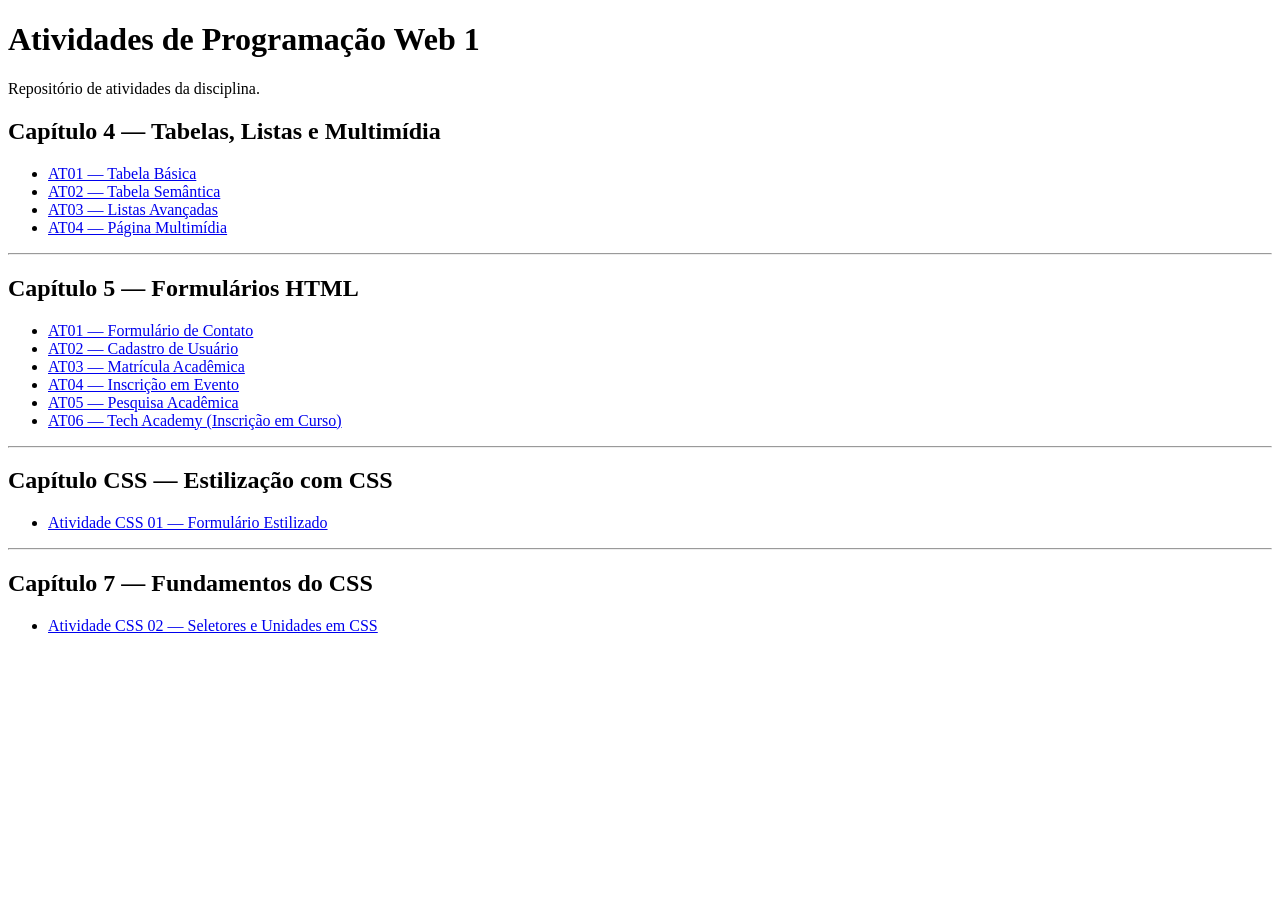
<file: index.html>
<!DOCTYPE html>
<html lang="pt-BR">

<head>
    <meta charset="UTF-8">
    <meta name="viewport" content="width=device-width, initial-scale=1.0">
    <title>Página Principal — Atividades PWEB1</title>
</head>

<body>

    <header>

        <h1>Atividades de Programação Web 1</h1>

        <p>
            Repositório de atividades da disciplina.
        </p>

    </header>

    <main>

        <!-- ==================== -->
        <!-- CAPÍTULO 4 -->
        <!-- ==================== -->

        <section>

            <h2>Capítulo 4 — Tabelas, Listas e Multimídia</h2>

            <nav aria-label="Capítulo 4">

                <ul>

                    <li>
                        <a href="cap04/at01.html">
                            AT01 — Tabela Básica
                        </a>
                    </li>

                    <li>
                        <a href="cap04/at02.html">
                            AT02 — Tabela Semântica
                        </a>
                    </li>

                    <li>
                        <a href="cap04/at03.html">
                            AT03 — Listas Avançadas
                        </a>
                    </li>

                    <li>
                        <a href="cap04/at04.html">
                            AT04 — Página Multimídia
                        </a>
                    </li>

                </ul>

            </nav>

        </section>

        <hr>

        <!-- ==================== -->
        <!-- CAPÍTULO 5 -->
        <!-- ==================== -->

        <section>

            <h2>Capítulo 5 — Formulários HTML</h2>

            <nav aria-label="Capítulo 5">

                <ul>

                    <li>
                        <a href="cap05/at01.html">
                            AT01 — Formulário de Contato
                        </a>
                    </li>

                    <li>
                        <a href="cap05/at02.html">
                            AT02 — Cadastro de Usuário
                        </a>
                    </li>

                    <li>
                        <a href="cap05/at03.html">
                            AT03 — Matrícula Acadêmica
                        </a>
                    </li>

                    <li>
                        <a href="cap05/at04.html">
                            AT04 — Inscrição em Evento
                        </a>
                    </li>

                    <li>
                        <a href="cap05/at05.html">
                            AT05 — Pesquisa Acadêmica
                        </a>
                    </li>

                    <li>
                        <a href="tech-academy/index.html">
                            AT06 — Tech Academy (Inscrição em Curso)
                        </a>
                    </li>

                </ul>

            </nav>

        </section>

        <hr>

        <!-- ==================== -->
        <!-- CSS -->
        <!-- ==================== -->

        <section>

            <h2>Capítulo CSS — Estilização com CSS</h2>

            <nav>

                <ul>

                    <li>
                        <a href="atividade-css01-sala/index.html">
                            Atividade CSS 01 — Formulário Estilizado
                        </a>
                    </li>

                </ul>

            </nav>

        </section>

        <hr>

        <!-- ==================== -->
        <!-- CAPÍTULO 7 -->
        <!-- ==================== -->

        <section>

            <h2>Capítulo 7 — Fundamentos do CSS</h2>

            <nav>

                <ul>

                    <li>
                        <a href="cap7/index.html">
                            Atividade CSS 02 — Seletores e Unidades em CSS
                        </a>
                    </li>

                </ul>

            </nav>

        </section>

    </main>

</body>

</html>
</file>
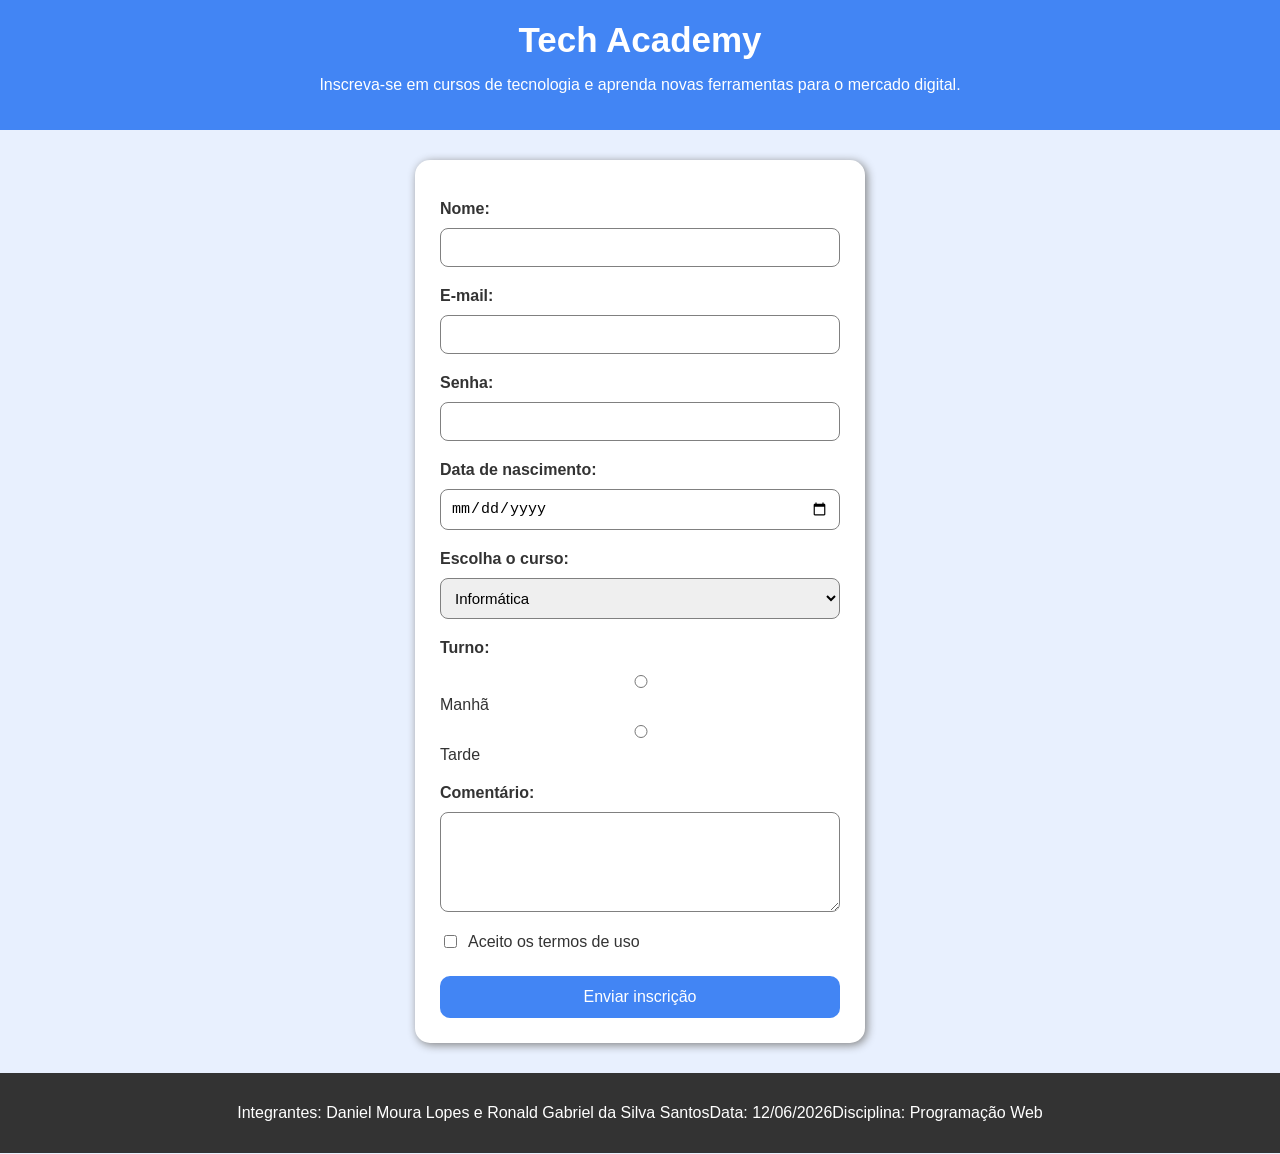
<file: atividade-css01-sala/index.html>
<!DOCTYPE html>
<html lang="pt-BR">

<head>
    <meta charset="UTF-8">
    <meta name="viewport" content="width=device-width, initial-scale=1.0">

    <title>Inscrição em Curso</title>

    <link rel="stylesheet" href="style.css">

</head>

<body>

    <header>
        <h1>Tech Academy</h1>

        <p>
            Inscreva-se em cursos de tecnologia e aprenda novas
            ferramentas para o mercado digital.
        </p>
    </header>


    <main>

        <form class="formulario">

            <label for="nome">Nome:</label>
            <input class="campo-texto" type="text" id="nome" name="nome">


            <label for="email">E-mail:</label>
            <input class="campo-texto" type="email" id="email" name="email">


            <label for="senha">Senha:</label>
            <input class="campo-texto" type="password" id="senha" name="senha">


            <label for="data">Data de nascimento:</label>
            <input class="campo-texto" type="date" id="data" name="data">


            <label for="curso">Escolha o curso:</label>

            <select class="campo-texto" id="curso">

                <option>Informática</option>
                <option>Administração</option>
                <option>Design</option>

            </select>


            <label>Turno:</label>

            <div class="opcoes">

                <input type="radio" name="turno">
                Manhã

                <input type="radio" name="turno">
                Tarde

            </div>


            <label for="comentario">
                Comentário:
            </label>

            <textarea id="comentario"></textarea>


            <div class="termos">

                <input type="checkbox">
                Aceito os termos de uso

            </div>


            <button class="botao-principal">
                Enviar inscrição
            </button>


        </form>

    </main>


    <footer class="rodape">

        <p>
            Integrantes: Daniel Moura Lopes e Ronald Gabriel da Silva Santos
        </p>

        <p>
            Data: 12/06/2026
        </p>

        <p>
            Disciplina: Programação Web
        </p>

    </footer>


</body>

</html>
</file>
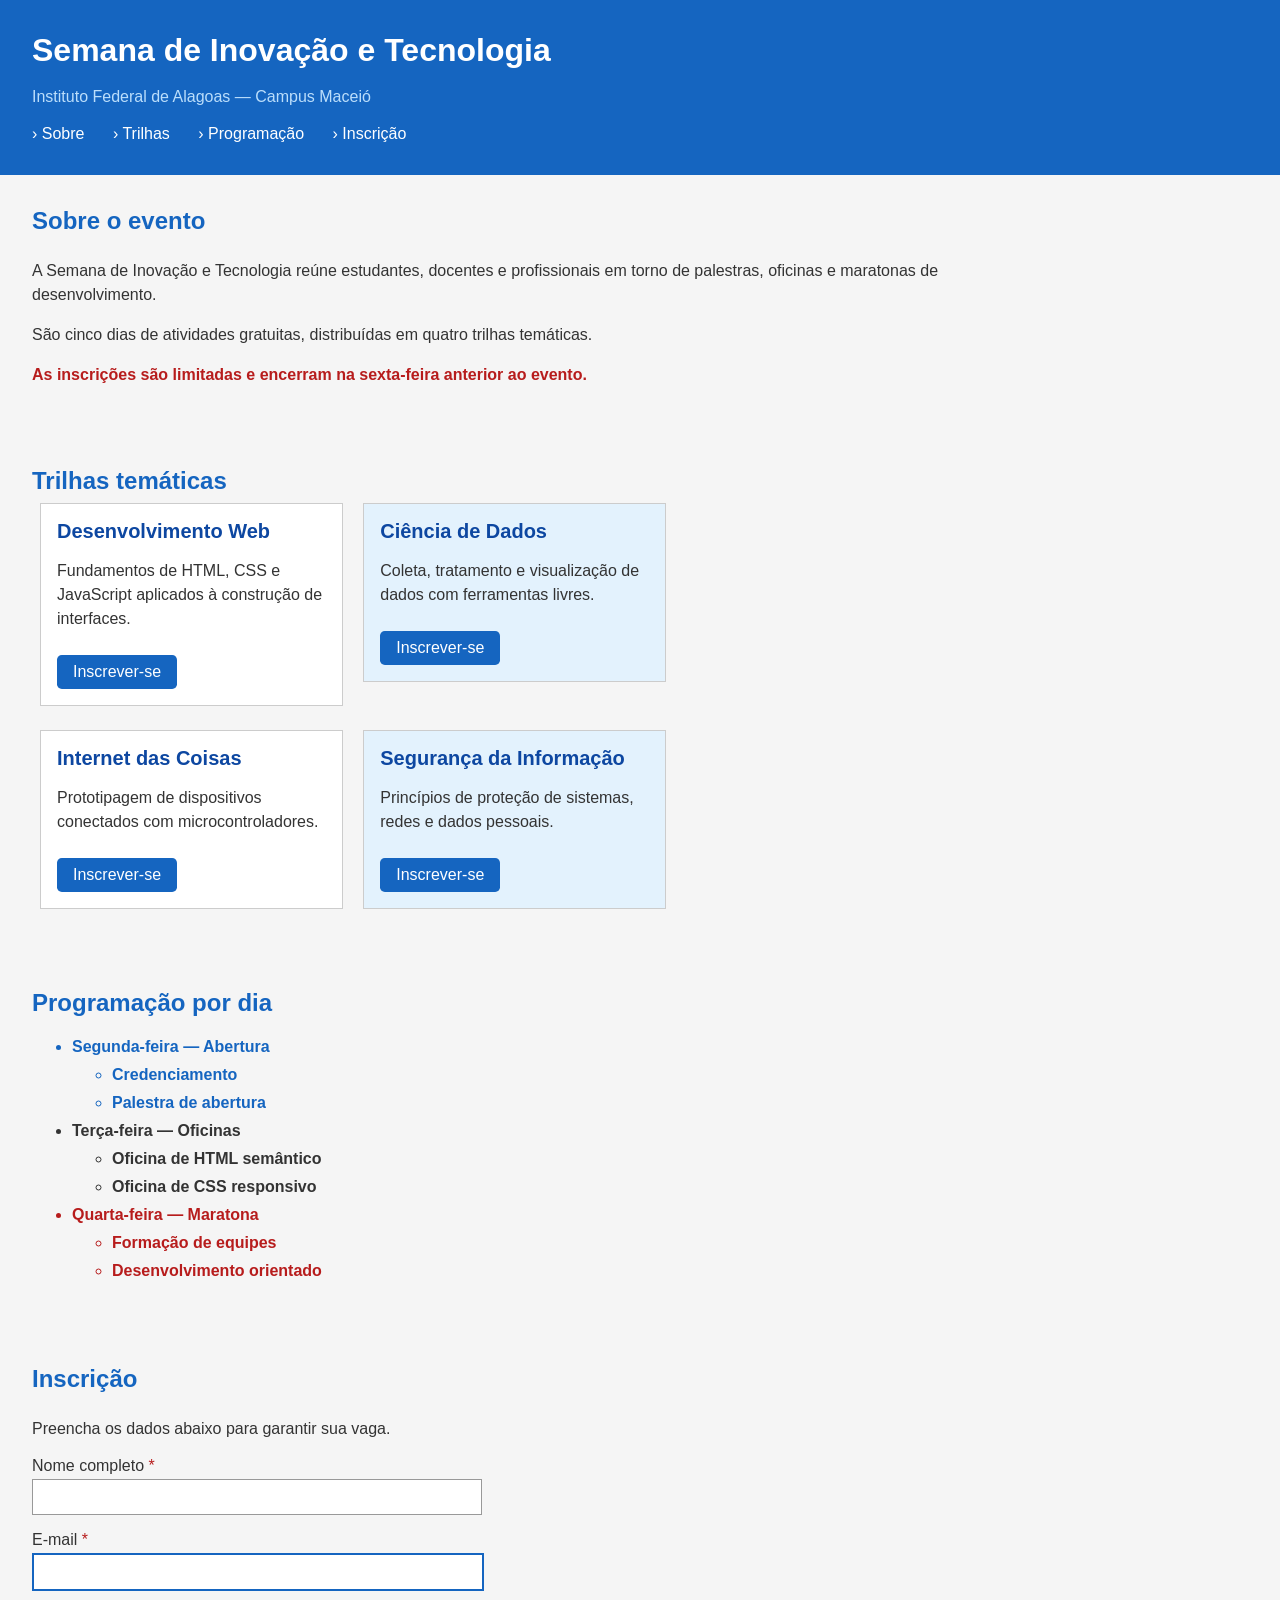
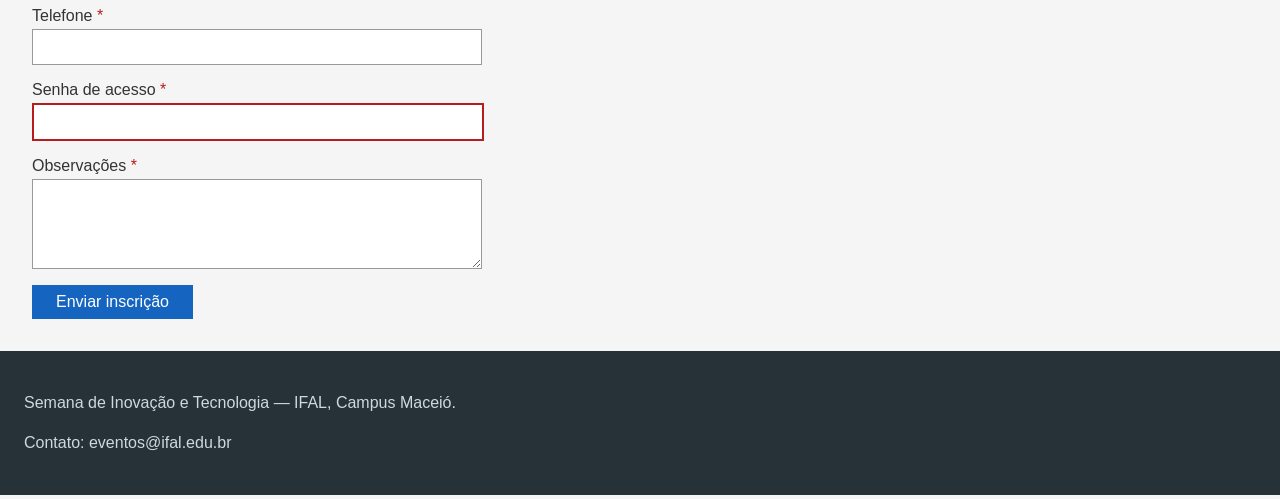
<file: cap7/index.html>
<!DOCTYPE html>
<html lang="pt-BR">
<head>
  <meta charset="UTF-8">
  <meta name="viewport" content="width=device-width, initial-scale=1.0">
  <title>Semana de Inovação e Tecnologia — IFAL</title>
  <!--
    ATENÇÃO: este arquivo HTML NÃO deve ser modificado.
    Toda a atividade é resolvida exclusivamente no arquivo atv01.css.
  -->
  <link rel="stylesheet" href="style.css">
</head>
<body>

  <header class="cabecalho">
    <h1>Semana de Inovação e Tecnologia</h1>
    <p class="subtitulo">Instituto Federal de Alagoas — Campus Maceió</p>
    <nav class="menu">
      <ul>
        <li><a href="#sobre">Sobre</a></li>
        <li><a href="#trilhas">Trilhas</a></li>
        <li><a href="#programacao">Programação</a></li>
        <li><a href="#inscricao">Inscrição</a></li>
      </ul>
    </nav>
  </header>

  <main>

    <section id="sobre" class="secao">
      <h2>Sobre o evento</h2>
      <p>A Semana de Inovação e Tecnologia reúne estudantes, docentes e profissionais em torno de palestras, oficinas e maratonas de desenvolvimento.</p>
      <p>São cinco dias de atividades gratuitas, distribuídas em quatro trilhas temáticas.</p>
      <p class="destaque">As inscrições são limitadas e encerram na sexta-feira anterior ao evento.</p>
    </section>

    <section id="trilhas" class="secao">
      <h2>Trilhas temáticas</h2>
      <div class="grade">
        <article class="cartao">
          <h3>Desenvolvimento Web</h3>
          <p>Fundamentos de HTML, CSS e JavaScript aplicados à construção de interfaces.</p>
          <a href="#inscricao" class="botao">Inscrever-se</a>
        </article>
        <article class="cartao">
          <h3>Ciência de Dados</h3>
          <p>Coleta, tratamento e visualização de dados com ferramentas livres.</p>
          <a href="#inscricao" class="botao">Inscrever-se</a>
        </article>
        <article class="cartao">
          <h3>Internet das Coisas</h3>
          <p>Prototipagem de dispositivos conectados com microcontroladores.</p>
          <a href="#inscricao" class="botao">Inscrever-se</a>
        </article>
        <article class="cartao">
          <h3>Segurança da Informação</h3>
          <p>Princípios de proteção de sistemas, redes e dados pessoais.</p>
          <a href="#inscricao" class="botao">Inscrever-se</a>
        </article>
      </div>
    </section>

    <section id="programacao" class="secao">
      <h2>Programação por dia</h2>
      <ul class="lista-dias">
        <li>Segunda-feira — Abertura
          <ul>
            <li>Credenciamento</li>
            <li>Palestra de abertura</li>
          </ul>
        </li>
        <li>Terça-feira — Oficinas
          <ul>
            <li>Oficina de HTML semântico</li>
            <li>Oficina de CSS responsivo</li>
          </ul>
        </li>
        <li>Quarta-feira — Maratona
          <ul>
            <li>Formação de equipes</li>
            <li>Desenvolvimento orientado</li>
          </ul>
        </li>
      </ul>
    </section>

    <section id="inscricao" class="secao">
      <h2>Inscrição</h2>
      <p>Preencha os dados abaixo para garantir sua vaga.</p>
      <form class="formulario">
        <label for="nome">Nome completo</label>
        <input type="text" id="nome" name="nome">

        <label for="email">E-mail</label>
        <input type="email" id="email" name="email">

        <label for="telefone">Telefone</label>
        <input type="tel" id="telefone" name="telefone">

        <label for="senha">Senha de acesso</label>
        <input type="password" id="senha" name="senha">

        <label for="mensagem">Observações</label>
        <textarea id="mensagem" name="mensagem" rows="4"></textarea>

        <button type="submit">Enviar inscrição</button>
      </form>
    </section>

  </main>

  <footer class="rodape">
    <p>Semana de Inovação e Tecnologia — IFAL, Campus Maceió.</p>
    <p>Contato: eventos@ifal.edu.br</p>
  </footer>

</body>
</html>
</file>
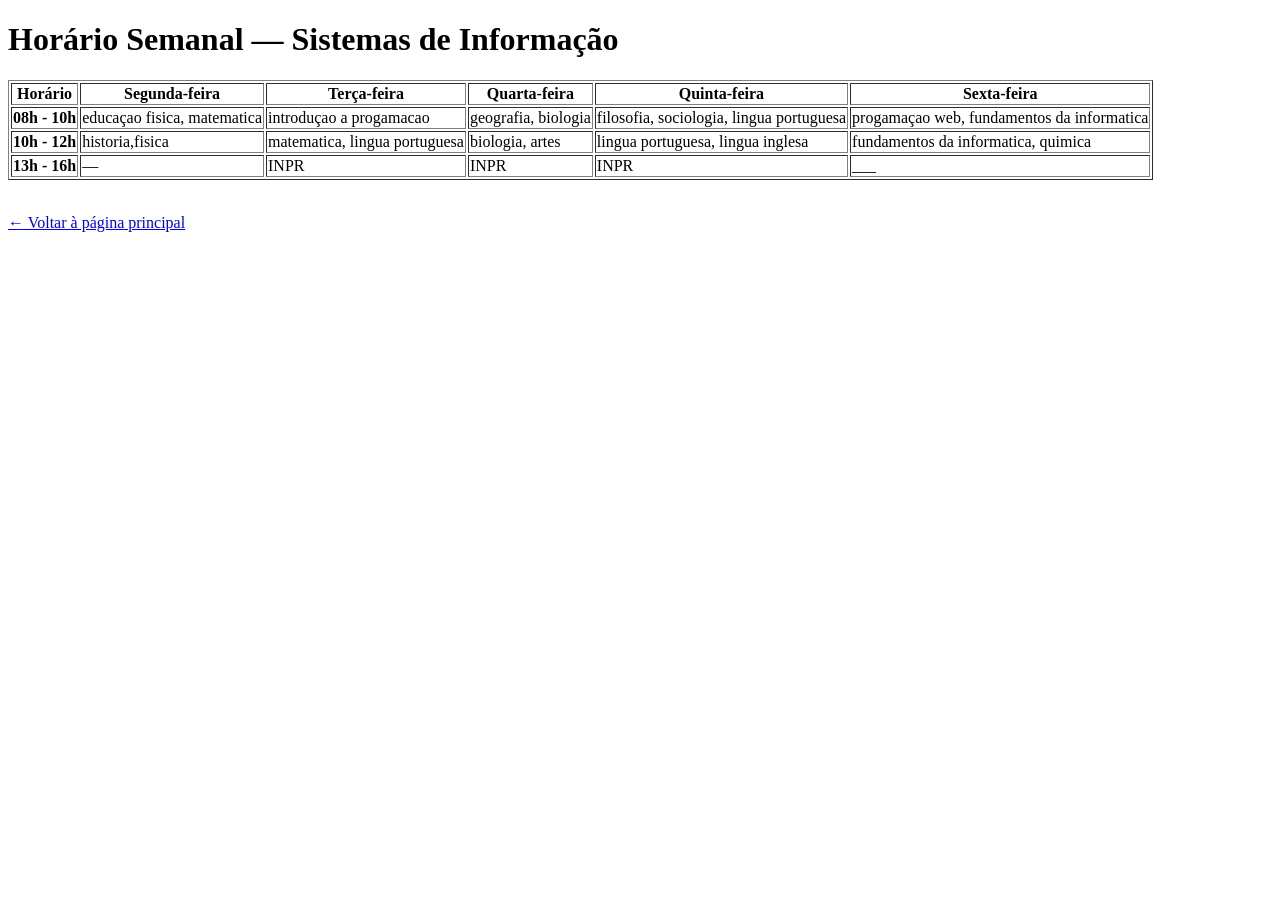
<file: cap04/at01.html>
<!DOCTYPE html>
<html lang="pt-BR">

<head>
  <meta charset="UTF-8">

  <title>
    Horário Semanal — Cap. 4 / Ativ. 1
  </title>
</head>

<body>

  <!-- Título principal -->
  <h1>
    Horário Semanal — Sistemas de Informação
  </h1>

  <!-- Tabela de horários -->
  <table border="1">

    <!-- Linha de cabeçalho -->
    <tr>
      <th>Horário</th>
      <th>Segunda-feira</th>
      <th>Terça-feira</th>
      <th>Quarta-feira</th>
      <th>Quinta-feira</th>
      <th>Sexta-feira</th>
    </tr>

    <!-- Linha 1 -->
    <tr>
      <th>08h - 10h</th>
      <td>educaçao fisica, matematica</td>
      <td>introduçao a progamacao</td>
      <td>geografia, biologia</td>
      <td>filosofia, sociologia, lingua portuguesa</td>
      <td>progamaçao web, fundamentos da informatica</td>
    </tr>

    <!-- Linha 2 -->
    <tr>
      <th>10h - 12h</th>
      <td>historia,fisica</td>
      <td>matematica, lingua portuguesa</td>
      <td>biologia, artes</td>
      <td>lingua portuguesa, lingua inglesa</td>
      <td>fundamentos da informatica, quimica</td>
    </tr>

    <!-- Linha 3 -->
    <tr>
      <th>13h - 16h</th>
      <td>—</td>
      <td>INPR</td>
      <td>INPR</td>
      <td>INPR</td>
      <td>___</td>
    </tr>

  </table>

  <br>

  <!-- Link para voltar -->
  <p>
    <a href="../index.html">
      ← Voltar à página principal
    </a>
  </p>

</body>

</html>
</file>
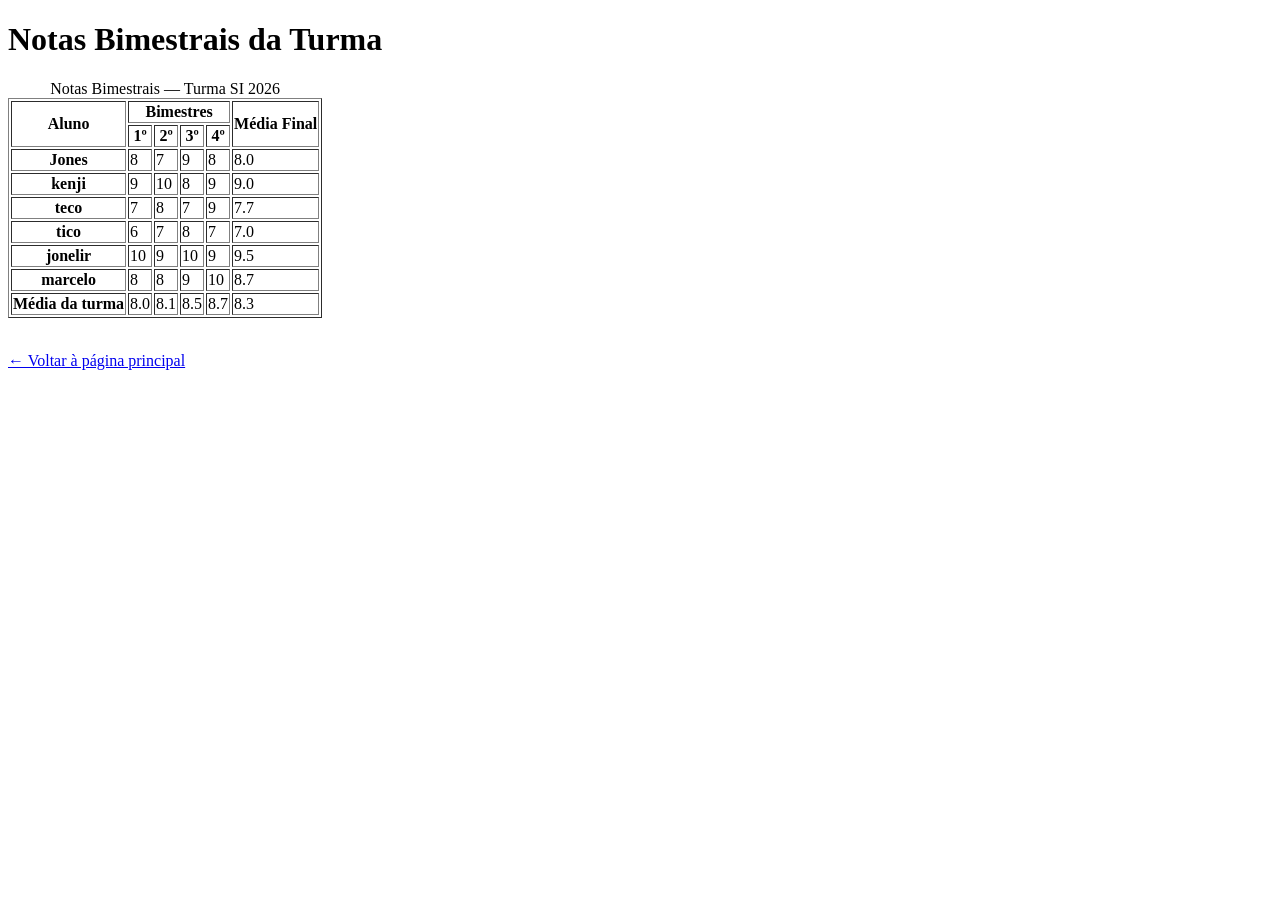
<file: cap04/at02.html>
<!DOCTYPE html>
<html lang="pt-BR">

<head>
  <meta charset="UTF-8">

  <title>
    Tabela Semântica — Cap. 4 / Ativ. 2
  </title>
</head>

<body>

  <h1>
    Notas Bimestrais da Turma
  </h1>

  <!-- Tabela semântica -->
  <table border="1">

    <!-- Título da tabela -->
    <caption>
      Notas Bimestrais — Turma SI 2026
    </caption>

    <!-- Cabeçalho -->
    <thead>

      <!-- Primeira linha -->
      <tr>
        <th scope="col" rowspan="2">Aluno</th>

        <th scope="col" colspan="4">
          Bimestres
        </th>

        <th scope="col" rowspan="2">
          Média Final
        </th>
      </tr>

      <!-- Segunda linha -->
      <tr>
        <th scope="col">1º</th>
        <th scope="col">2º</th>
        <th scope="col">3º</th>
        <th scope="col">4º</th>
      </tr>

    </thead>

    <!-- Corpo -->
    <tbody>

      <tr>
        <th scope="row">Jones</th>
        <td>8</td>
        <td>7</td>
        <td>9</td>
        <td>8</td>
        <td>8.0</td>
      </tr>

      <tr>
        <th scope="row">kenji</th>
        <td>9</td>
        <td>10</td>
        <td>8</td>
        <td>9</td>
        <td>9.0</td>
      </tr>

      <tr>
        <th scope="row">teco</th>
        <td>7</td>
        <td>8</td>
        <td>7</td>
        <td>9</td>
        <td>7.7</td>
      </tr>

      <tr>
        <th scope="row">tico</th>
        <td>6</td>
        <td>7</td>
        <td>8</td>
        <td>7</td>
        <td>7.0</td>
      </tr>

      <tr>
        <th scope="row">jonelir</th>
        <td>10</td>
        <td>9</td>
        <td>10</td>
        <td>9</td>
        <td>9.5</td>
      </tr>

      <tr>
        <th scope="row">marcelo</th>
        <td>8</td>
        <td>8</td>
        <td>9</td>
        <td>10</td>
        <td>8.7</td>
      </tr>

    </tbody>

    <!-- Rodapé -->
    <tfoot>

      <tr>
        <th>Média da turma</th>
        <td>8.0</td>
        <td>8.1</td>
        <td>8.5</td>
        <td>8.7</td>
        <td>8.3</td>
      </tr>

    </tfoot>

  </table>

  <br>

  <p>
    <a href="../index.html">
      ← Voltar à página principal
    </a>
  </p>

</body>

</html>
</file>
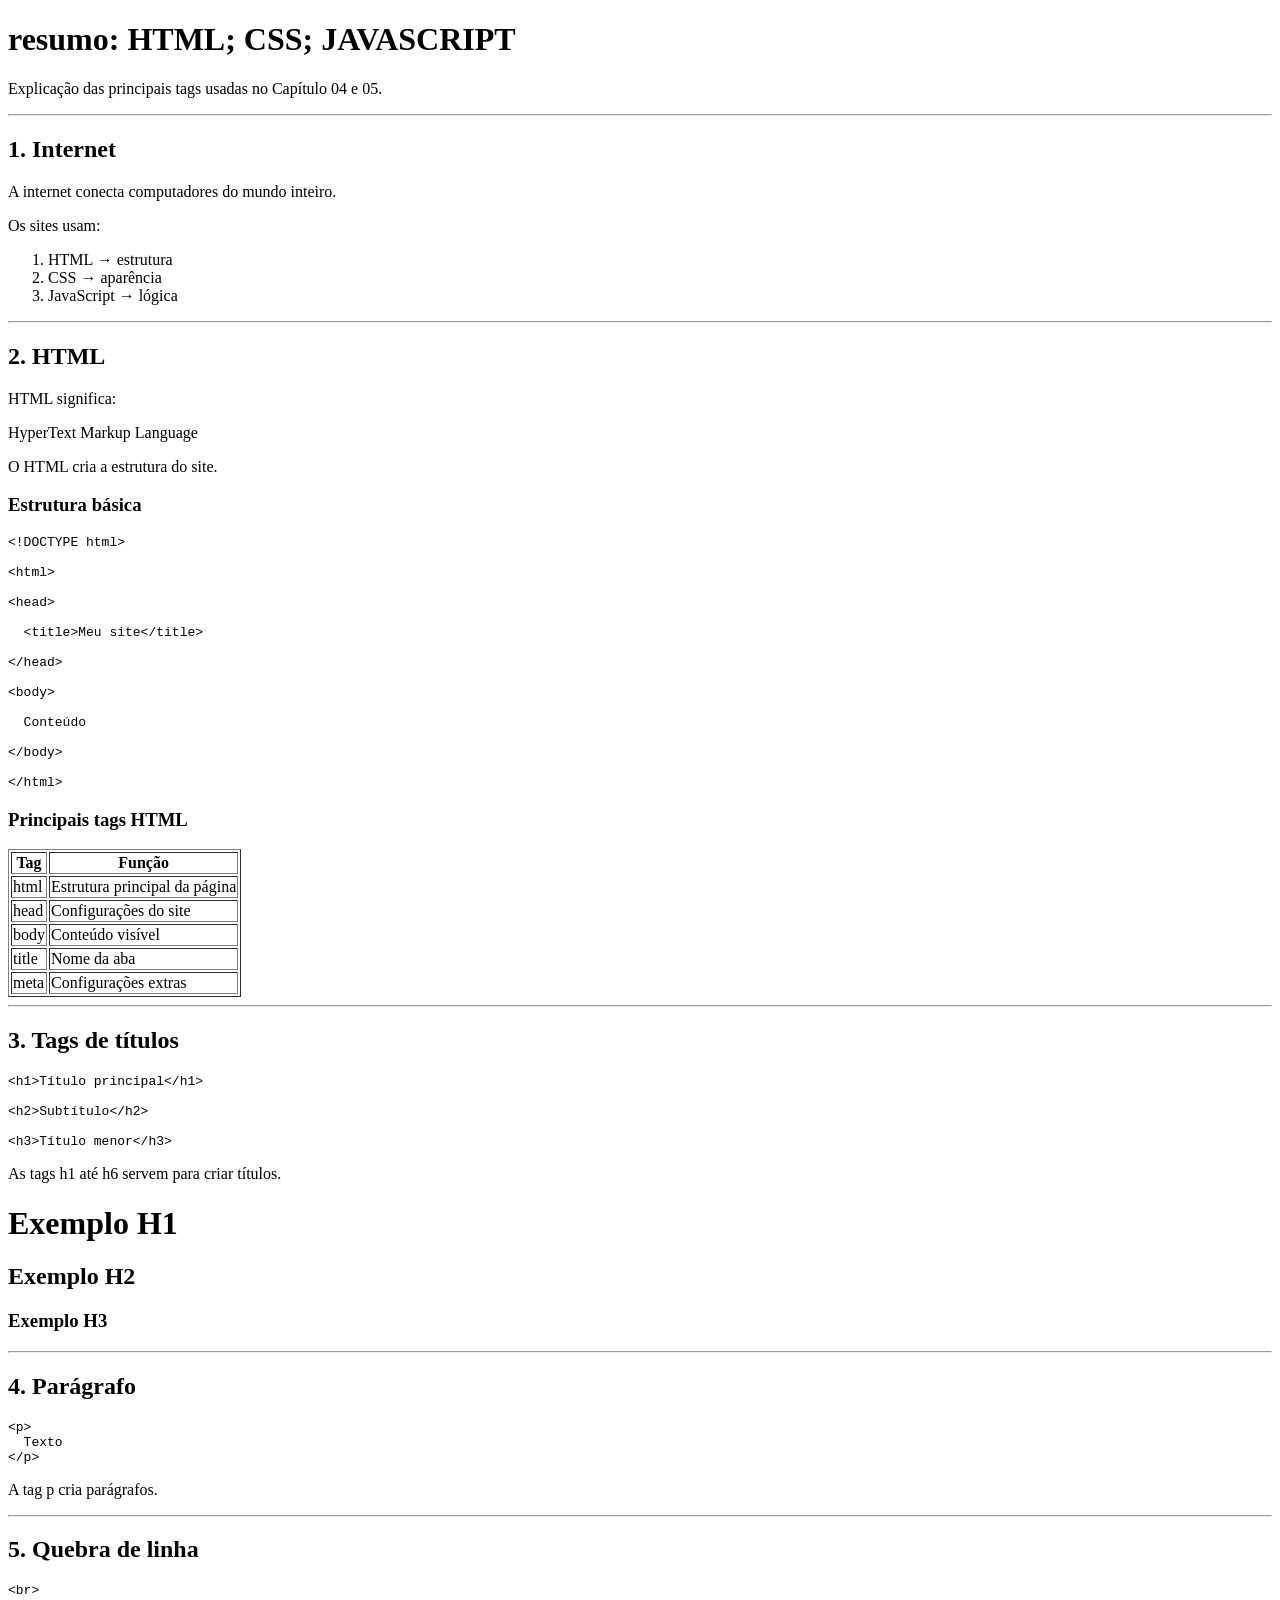
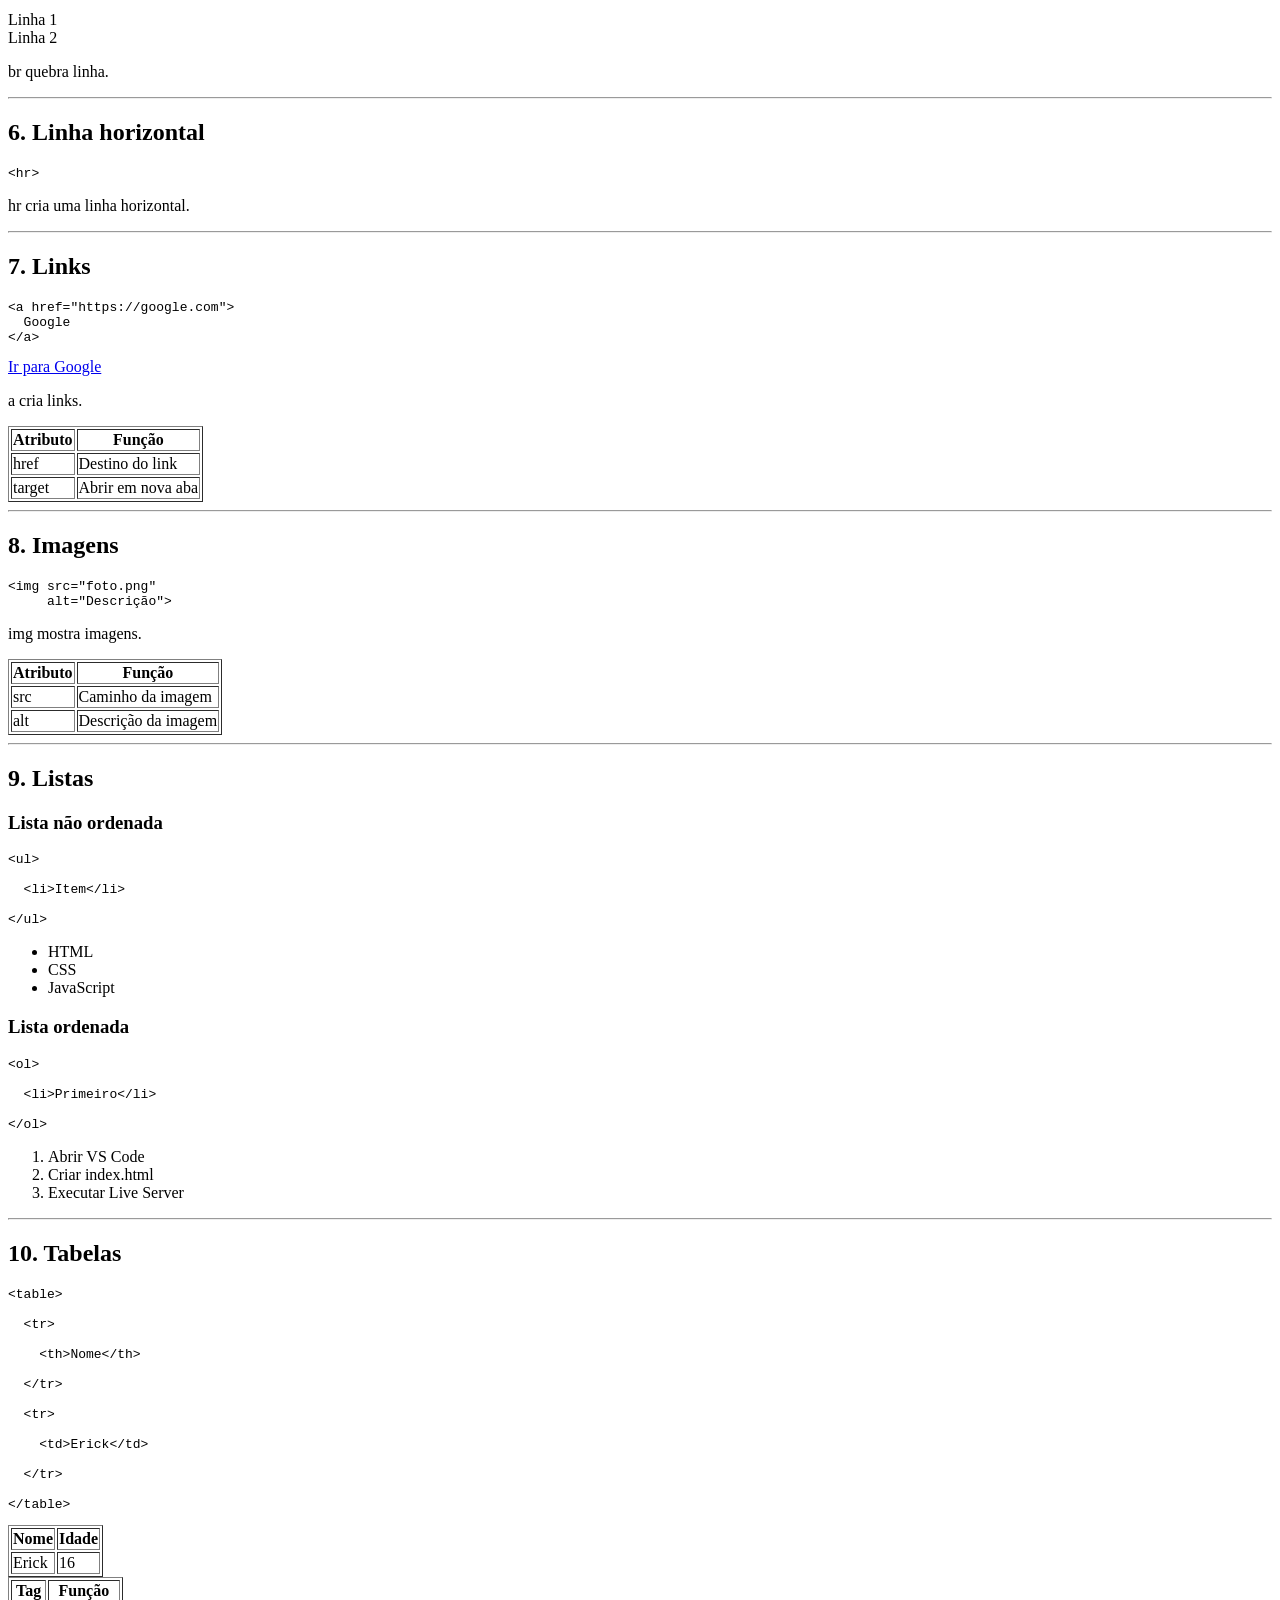
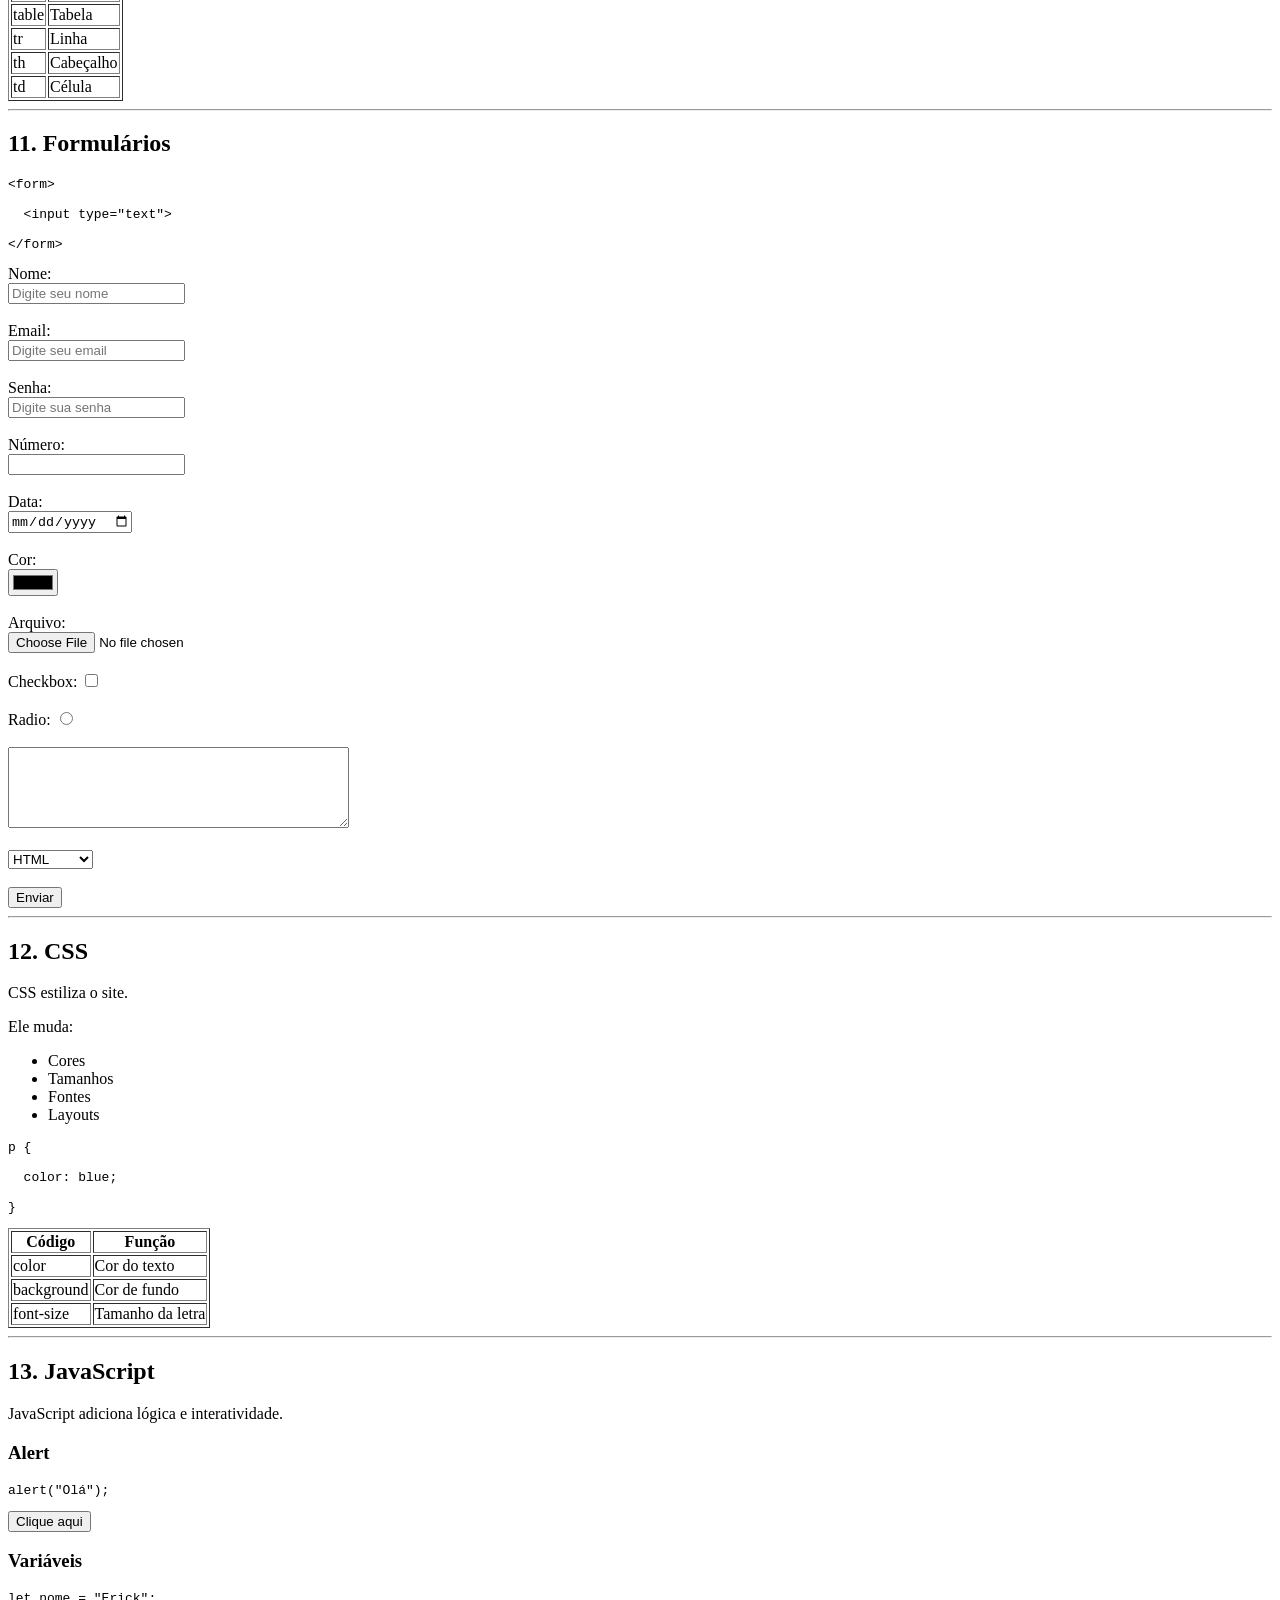
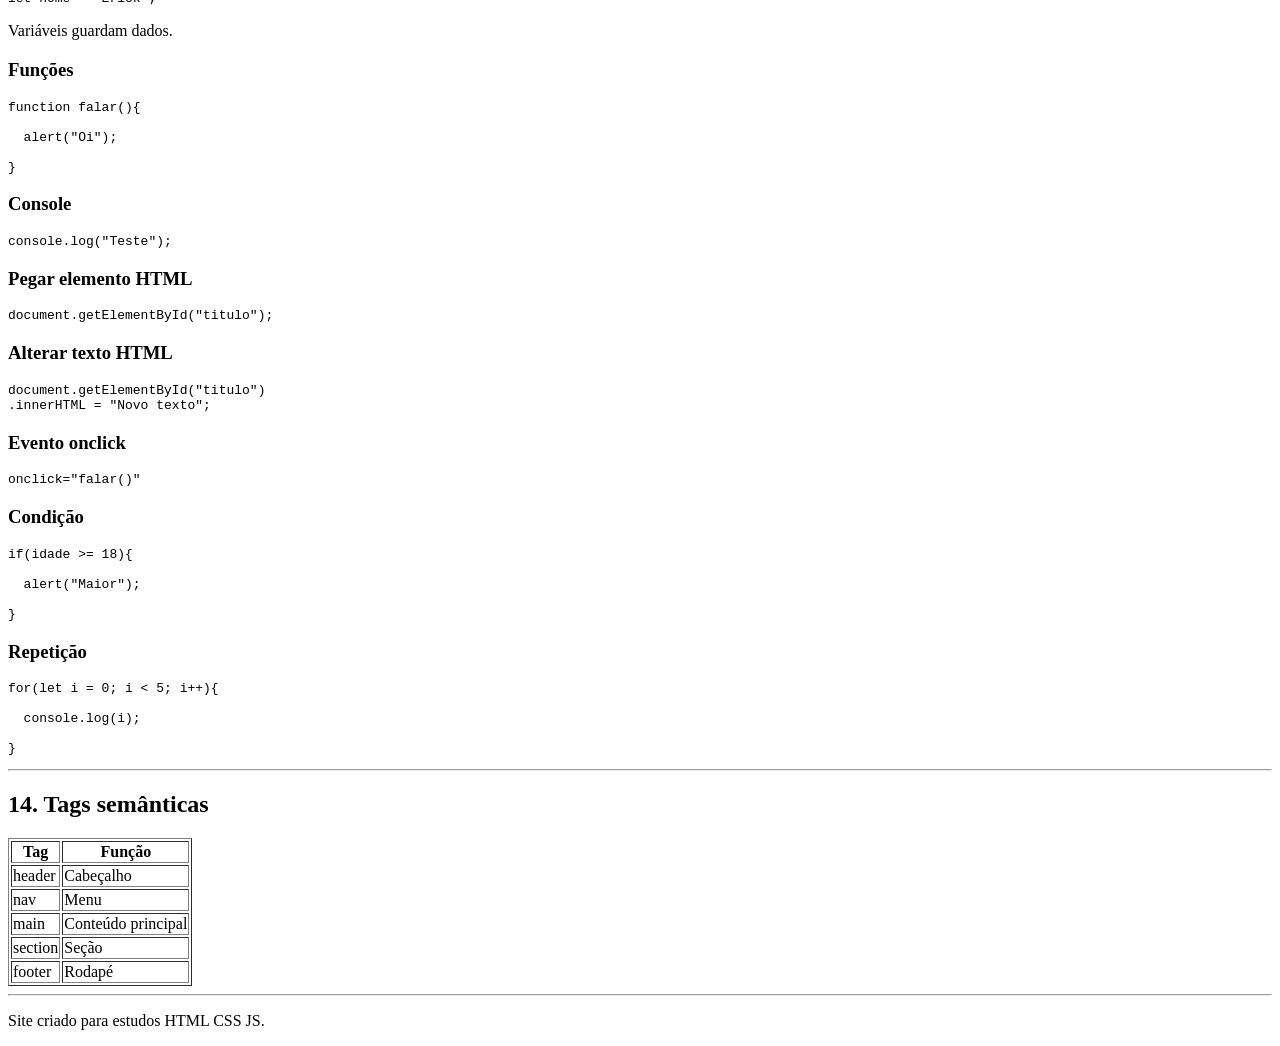
<file: cap04/at03.html>
<!DOCTYPE html>
<html lang="pt-BR">

<head>

  <!-- META TAGS -->
  <!-- Configurações da página -->

  <meta charset="UTF-8">

  <meta name="viewport"
        content="width=device-width, initial-scale=1.0">

  <!-- TITLE -->
  <!-- Nome da aba do navegador -->

  <title>
    Resumo de  HTML CSS JS
  </title>

</head>

<body>

  <!-- ================================================= -->
  <!-- titulo principal -->
  <!-- ================================================= -->

  <h1>
    resumo: HTML; CSS; JAVASCRIPT
  </h1>

  <p>
    Explicação das principais tags
    usadas no Capítulo 04 e 05.
  </p>

  <hr>

  <!-- ================================================= -->
  <!-- INTERNET -->
  <!-- ================================================= -->

  <h2>
    1. Internet
  </h2>

  <p>
    A internet conecta computadores
    do mundo inteiro.
  </p>

  <p>
    Os sites usam:
  </p>

  <ol>

    <li>
      HTML → estrutura
    </li>

    <li>
      CSS → aparência
    </li>

    <li>
      JavaScript → lógica
    </li>

  </ol>

  <hr>

  <!-- ================================================= -->
  <!-- HTML -->
  <!-- ================================================= -->

  <h2>
    2. HTML
  </h2>

  <p>
    HTML significa:
  </p>

  <p>
    HyperText Markup Language
  </p>

  <p>
    O HTML cria a estrutura do site.
  </p>

  <!-- ================================================= -->
  <!-- ESTRUTURA HTML -->
  <!-- ================================================= -->

  <h3>
    Estrutura básica
  </h3>

<pre>
&lt;!DOCTYPE html&gt;

&lt;html&gt;

&lt;head&gt;

  &lt;title&gt;Meu site&lt;/title&gt;

&lt;/head&gt;

&lt;body&gt;

  Conteúdo

&lt;/body&gt;

&lt;/html&gt;
</pre>

  <!-- ================================================= -->
  <!-- TABELA DE TAGS -->
  <!-- ================================================= -->

  <h3>
    Principais tags HTML
  </h3>

  <table border="1">

    <tr>

      <th>
        Tag
      </th>

      <th>
        Função
      </th>

    </tr>

    <tr>

      <td>
        html
      </td>

      <td>
        Estrutura principal da página
      </td>

    </tr>

    <tr>

      <td>
        head
      </td>

      <td>
        Configurações do site
      </td>

    </tr>

    <tr>

      <td>
        body
      </td>

      <td>
        Conteúdo visível
      </td>

    </tr>

    <tr>

      <td>
        title
      </td>

      <td>
        Nome da aba
      </td>

    </tr>

    <tr>

      <td>
        meta
      </td>

      <td>
        Configurações extras
      </td>

    </tr>

  </table>

  <hr>

  <!-- ================================================= -->
  <!-- TÍTULOS -->
  <!-- ================================================= -->

  <h2>
    3. Tags de títulos
  </h2>

<pre>
&lt;h1&gt;Título principal&lt;/h1&gt;

&lt;h2&gt;Subtítulo&lt;/h2&gt;

&lt;h3&gt;Título menor&lt;/h3&gt;
</pre>

  <p>
    As tags h1 até h6 servem
    para criar títulos.
  </p>

  <h1>
    Exemplo H1
  </h1>

  <h2>
    Exemplo H2
  </h2>

  <h3>
    Exemplo H3
  </h3>

  <hr>

  <!-- ================================================= -->
  <!-- PARÁGRAFO -->
  <!-- ================================================= -->

  <h2>
    4. Parágrafo
  </h2>

<pre>
&lt;p&gt;
  Texto
&lt;/p&gt;
</pre>

  <p>
    A tag p cria parágrafos.
  </p>

  <hr>

  <!-- ================================================= -->
  <!-- QUEBRA DE LINHA -->
  <!-- ================================================= -->

  <h2>
    5. Quebra de linha
  </h2>

<pre>
&lt;br&gt;
</pre>

  Linha 1

  <br>

  Linha 2

  <p>
    br quebra linha.
  </p>

  <hr>

  <!-- ================================================= -->
  <!-- LINHA HORIZONTAL -->
  <!-- ================================================= -->

  <h2>
    6. Linha horizontal
  </h2>

<pre>
&lt;hr&gt;
</pre>

  <p>
    hr cria uma linha horizontal.
  </p>

  <hr>

  <!-- ================================================= -->
  <!-- LINKS -->
  <!-- ================================================= -->

  <h2>
    7. Links
  </h2>

<pre>
&lt;a href="https://google.com"&gt;
  Google
&lt;/a&gt;
</pre>

  <a href="https://google.com"
     target="_blank">

    Ir para Google

  </a>

  <p>
    a cria links.
  </p>

  <table border="1">

    <tr>

      <th>
        Atributo
      </th>

      <th>
        Função
      </th>

    </tr>

    <tr>

      <td>
        href
      </td>

      <td>
        Destino do link
      </td>

    </tr>

    <tr>

      <td>
        target
      </td>

      <td>
        Abrir em nova aba
      </td>

    </tr>

  </table>

  <hr>

  <!-- ================================================= -->
  <!-- IMAGENS -->
  <!-- ================================================= -->

  <h2>
    8. Imagens
  </h2>

<pre>
&lt;img src="foto.png"
     alt="Descrição"&gt;
</pre>

  <p>
    img mostra imagens.
  </p>

  <table border="1">

    <tr>

      <th>
        Atributo
      </th>

      <th>
        Função
      </th>

    </tr>

    <tr>

      <td>
        src
      </td>

      <td>
        Caminho da imagem
      </td>

    </tr>

    <tr>

      <td>
        alt
      </td>

      <td>
        Descrição da imagem
      </td>

    </tr>

  </table>

  <hr>

  <!-- ================================================= -->
  <!-- LISTAS -->
  <!-- ================================================= -->

  <h2>
    9. Listas
  </h2>

  <h3>
    Lista não ordenada
  </h3>

<pre>
&lt;ul&gt;

  &lt;li&gt;Item&lt;/li&gt;

&lt;/ul&gt;
</pre>

  <ul>

    <li>
      HTML
    </li>

    <li>
      CSS
    </li>

    <li>
      JavaScript
    </li>

  </ul>

  <h3>
    Lista ordenada
  </h3>

<pre>
&lt;ol&gt;

  &lt;li&gt;Primeiro&lt;/li&gt;

&lt;/ol&gt;
</pre>

  <ol>

    <li>
      Abrir VS Code
    </li>

    <li>
      Criar index.html
    </li>

    <li>
      Executar Live Server
    </li>

  </ol>

  <hr>

  <!-- ================================================= -->
  <!-- TABELAS -->
  <!-- ================================================= -->

  <h2>
    10. Tabelas
  </h2>

<pre>
&lt;table&gt;

  &lt;tr&gt;

    &lt;th&gt;Nome&lt;/th&gt;

  &lt;/tr&gt;

  &lt;tr&gt;

    &lt;td&gt;Erick&lt;/td&gt;

  &lt;/tr&gt;

&lt;/table&gt;
</pre>

  <table border="1">

    <tr>

      <th>
        Nome
      </th>

      <th>
        Idade
      </th>

    </tr>

    <tr>

      <td>
        Erick
      </td>

      <td>
        16
      </td>

    </tr>

  </table>

  <table border="1">

    <tr>

      <th>
        Tag
      </th>

      <th>
        Função
      </th>

    </tr>

    <tr>

      <td>
        table
      </td>

      <td>
        Tabela
      </td>

    </tr>

    <tr>

      <td>
        tr
      </td>

      <td>
        Linha
      </td>

    </tr>

    <tr>

      <td>
        th
      </td>

      <td>
        Cabeçalho
      </td>

    </tr>

    <tr>

      <td>
        td
      </td>

      <td>
        Célula
      </td>

    </tr>

  </table>

  <hr>

  <!-- ================================================= -->
  <!-- FORMULÁRIOS -->
  <!-- ================================================= -->

  <h2>
    11. Formulários
  </h2>

<pre>
&lt;form&gt;

  &lt;input type="text"&gt;

&lt;/form&gt;
</pre>

  <form>

    <label>
      Nome:
    </label>

    <br>

    <input type="text"
           placeholder="Digite seu nome">

    <br><br>

    <label>
      Email:
    </label>

    <br>

    <input type="email"
           placeholder="Digite seu email">

    <br><br>

    <label>
      Senha:
    </label>

    <br>

    <input type="password"
           placeholder="Digite sua senha">

    <br><br>

    <label>
      Número:
    </label>

    <br>

    <input type="number">

    <br><br>

    <label>
      Data:
    </label>

    <br>

    <input type="date">

    <br><br>

    <label>
      Cor:
    </label>

    <br>

    <input type="color">

    <br><br>

    <label>
      Arquivo:
    </label>

    <br>

    <input type="file">

    <br><br>

    <label>
      Checkbox:
    </label>

    <input type="checkbox">

    <br><br>

    <label>
      Radio:
    </label>

    <input type="radio">

    <br><br>

    <textarea rows="5"
              cols="40">

    </textarea>

    <br><br>

    <select>

      <option>
        HTML
      </option>

      <option>
        CSS
      </option>

      <option>
        JavaScript
      </option>

    </select>

    <br><br>

    <button>
      Enviar
    </button>

  </form>

  <hr>

  <!-- ================================================= -->
  <!-- CSS -->
  <!-- ================================================= -->

  <h2>
    12. CSS
  </h2>

  <p>
    CSS estiliza o site.
  </p>

  <p>
    Ele muda:
  </p>

  <ul>

    <li>
      Cores
    </li>

    <li>
      Tamanhos
    </li>

    <li>
      Fontes
    </li>

    <li>
      Layouts
    </li>

  </ul>

<pre>
p {

  color: blue;

}
</pre>

  <table border="1">

    <tr>

      <th>
        Código
      </th>

      <th>
        Função
      </th>

    </tr>

    <tr>

      <td>
        color
      </td>

      <td>
        Cor do texto
      </td>

    </tr>

    <tr>

      <td>
        background
      </td>

      <td>
        Cor de fundo
      </td>

    </tr>

    <tr>

      <td>
        font-size
      </td>

      <td>
        Tamanho da letra
      </td>

    </tr>

  </table>

  <hr>

  <!-- ================================================= -->
  <!-- JAVASCRIPT -->
  <!-- ================================================= -->

  <h2>
    13. JavaScript
  </h2>

  <p>
    JavaScript adiciona lógica
    e interatividade.
  </p>

  <h3>
    Alert
  </h3>

<pre>
alert("Olá");
</pre>

  <button onclick="mensagem()">
    Clique aqui
  </button>

  <h3>
    Variáveis
  </h3>

<pre>
let nome = "Erick";
</pre>

  <p>
    Variáveis guardam dados.
  </p>

  <h3>
    Funções
  </h3>

<pre>
function falar(){

  alert("Oi");

}
</pre>

  <h3>
    Console
  </h3>

<pre>
console.log("Teste");
</pre>

  <h3>
    Pegar elemento HTML
  </h3>

<pre>
document.getElementById("titulo");
</pre>

  <h3>
    Alterar texto HTML
  </h3>

<pre>
document.getElementById("titulo")
.innerHTML = "Novo texto";
</pre>

  <h3>
    Evento onclick
  </h3>

<pre>
onclick="falar()"
</pre>

  <h3>
    Condição
  </h3>

<pre>
if(idade >= 18){

  alert("Maior");

}
</pre>

  <h3>
    Repetição
  </h3>

<pre>
for(let i = 0; i < 5; i++){

  console.log(i);

}
</pre>

  <hr>

  <!-- ================================================= -->
  <!-- TAGS SEMÂNTICAS -->
  <!-- ================================================= -->

  <h2>
    14. Tags semânticas
  </h2>

  <table border="1">

    <tr>

      <th>
        Tag
      </th>

      <th>
        Função
      </th>

    </tr>

    <tr>

      <td>
        header
      </td>

      <td>
        Cabeçalho
      </td>

    </tr>

    <tr>

      <td>
        nav
      </td>

      <td>
        Menu
      </td>

    </tr>

    <tr>

      <td>
        main
      </td>

      <td>
        Conteúdo principal
      </td>

    </tr>

    <tr>

      <td>
        section
      </td>

      <td>
        Seção
      </td>

    </tr>

    <tr>

      <td>
        footer
      </td>

      <td>
        Rodapé
      </td>

    </tr>

  </table>

  <hr>

  <!-- ================================================= -->
  <!-- RODAPÉ -->
  <!-- ================================================= -->

  <footer>

    <p>
      Site criado para estudos HTML CSS JS.
    </p>

  </footer>

  <!-- ================================================= -->
  <!-- JAVASCRIPT -->
  <!-- ================================================= -->

  <script>

    function mensagem(){

      alert(
        "JavaScript funcionando!"
      );

    }

  </script>

</body>
</html>
</file>
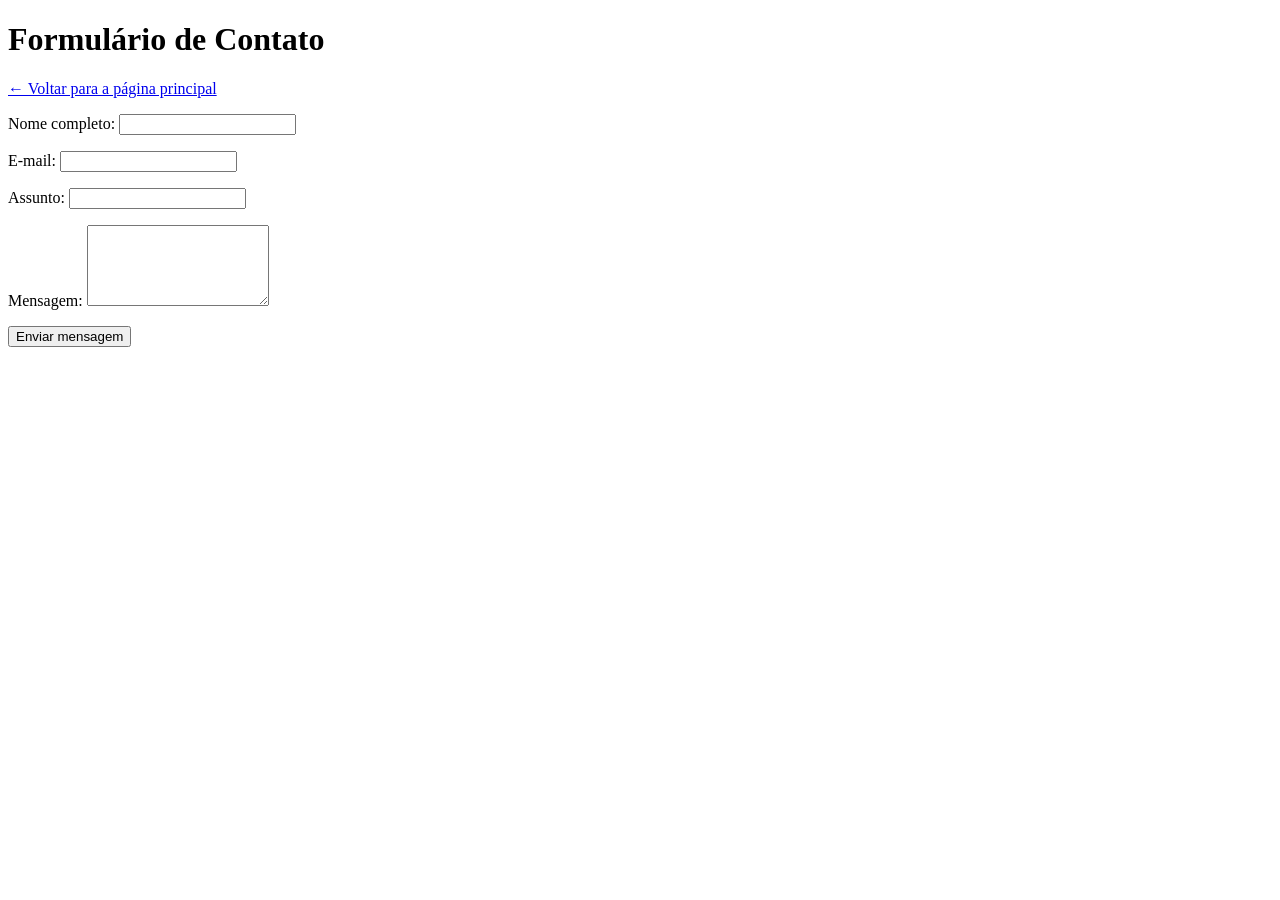
<file: cap05/at01.html>
<!DOCTYPE html>
<html lang="pt-BR">

<head>
  <meta charset="UTF-8" />
  <meta name="viewport" content="width=device-width, initial-scale=1.0" />

  <title>
    PWEB1 — Cap. 05 — AT01 — Formulário de Contato
  </title>
</head>

<body>

  <header>

    <h1>Formulário de Contato</h1>

    <p>
      <a href="../index.html">
        ← Voltar para a página principal
      </a>
    </p>

  </header>

  <main>

    <!-- Formulário -->
    <form
      action="https://httpbin.org/get"
      method="get">

      <!-- Nome -->
      <p>
        <label for="nome">
          Nome completo:
        </label>

        <input
          type="text"
          id="nome"
          name="nome">
      </p>

      <!-- Email -->
      <p>
        <label for="email">
          E-mail:
        </label>

        <input
          type="email"
          id="email"
          name="email">
      </p>

      <!-- Assunto -->
      <p>
        <label for="assunto">
          Assunto:
        </label>

        <input
          type="text"
          id="assunto"
          name="assunto">
      </p>

      <!-- Mensagem -->
      <p>
        <label for="mensagem">
          Mensagem:
        </label>

        <textarea
          id="mensagem"
          name="mensagem"
          rows="5"></textarea>
      </p>

      <!-- Botão -->
      <button type="submit">
        Enviar mensagem
      </button>

    </form>

  </main>

</body>

</html>
</file>
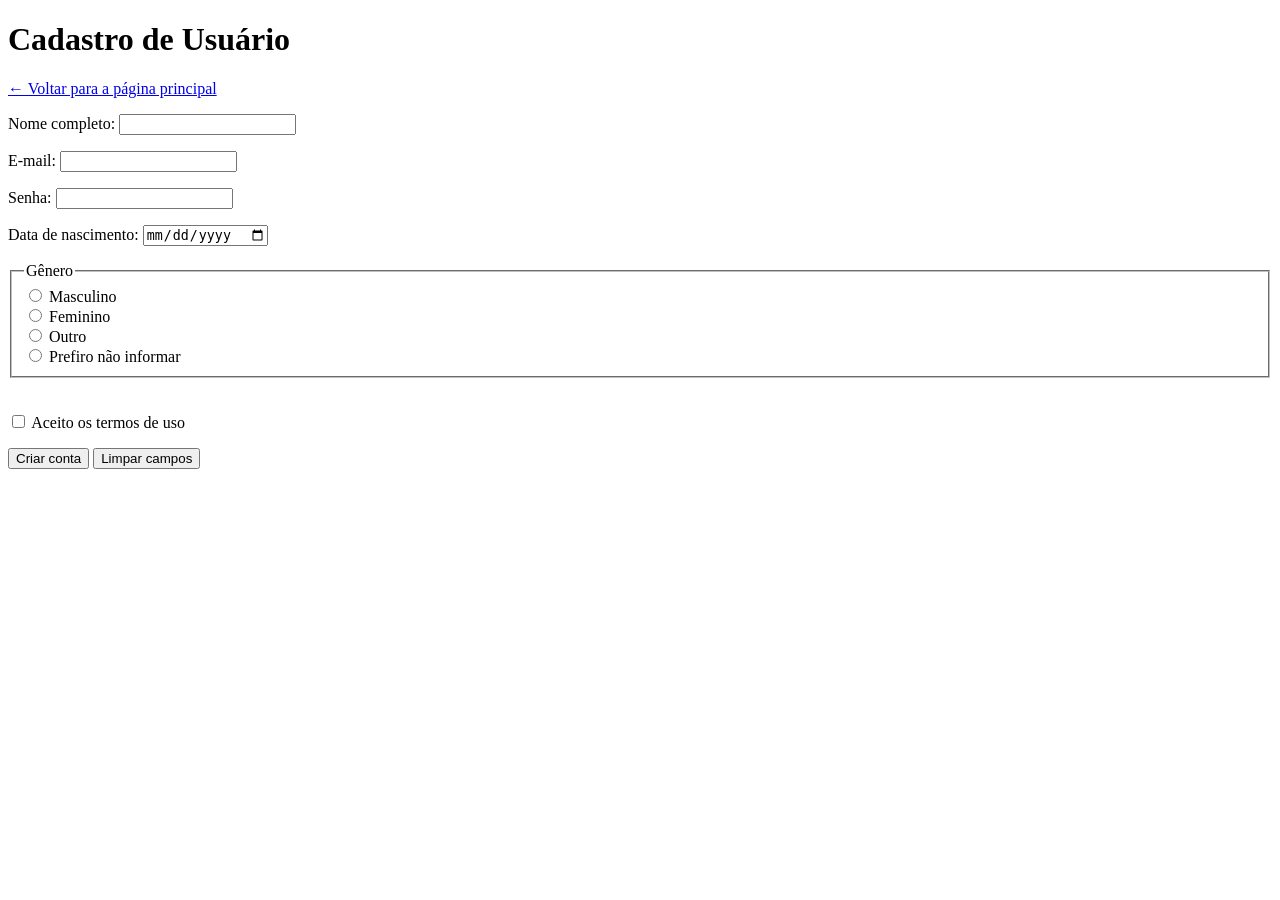
<file: cap05/at02.html>
<!DOCTYPE html>
<html lang="pt-BR">

<head>
  <meta charset="UTF-8" />
  <meta name="viewport" content="width=device-width, initial-scale=1.0" />

  <title>
    PWEB1 — Cap. 05 — AT02 — Cadastro de Usuário
  </title>
</head>

<body>

  <header>

    <h1>Cadastro de Usuário</h1>

    <p>
      <a href="../index.html">
        ← Voltar para a página principal
      </a>
    </p>

  </header>

  <main>

    <form
      action="https://httpbin.org/get"
      method="get">

      <!-- Nome -->
      <p>
        <label for="nome">
          Nome completo:
        </label>

        <input
          type="text"
          id="nome"
          name="nome"
          required
          minlength="3">
      </p>

      <!-- Email -->
      <p>
        <label for="email">
          E-mail:
        </label>

        <input
          type="email"
          id="email"
          name="email"
          required>
      </p>

      <!-- Senha -->
      <p>
        <label for="senha">
          Senha:
        </label>

        <input
          type="password"
          id="senha"
          name="senha"
          required
          minlength="8">
      </p>

      <!-- Nascimento -->
      <p>
        <label for="nascimento">
          Data de nascimento:
        </label>

        <input
          type="date"
          id="nascimento"
          name="nascimento"
          required>
      </p>

      <!-- Radio -->
      <fieldset>

        <legend>Gênero</legend>

        <input
          type="radio"
          id="masculino"
          name="genero"
          value="masculino">

        <label for="masculino">
          Masculino
        </label>

        <br>

        <input
          type="radio"
          id="feminino"
          name="genero"
          value="feminino">

        <label for="feminino">
          Feminino
        </label>

        <br>

        <input
          type="radio"
          id="outro"
          name="genero"
          value="outro">

        <label for="outro">
          Outro
        </label>

        <br>

        <input
          type="radio"
          id="nao_informar"
          name="genero"
          value="prefiro_nao_informar">

        <label for="nao_informar">
          Prefiro não informar
        </label>

      </fieldset>

      <br>

      <!-- Checkbox -->
      <p>

        <input
          type="checkbox"
          id="aceite"
          name="aceite"
          value="sim"
          required>

        <label for="aceite">
          Aceito os termos de uso
        </label>

      </p>

      <!-- Botões -->
      <button type="submit">
        Criar conta
      </button>

      <button type="reset">
        Limpar campos
      </button>

    </form>

  </main>

</body>

</html>
</file>
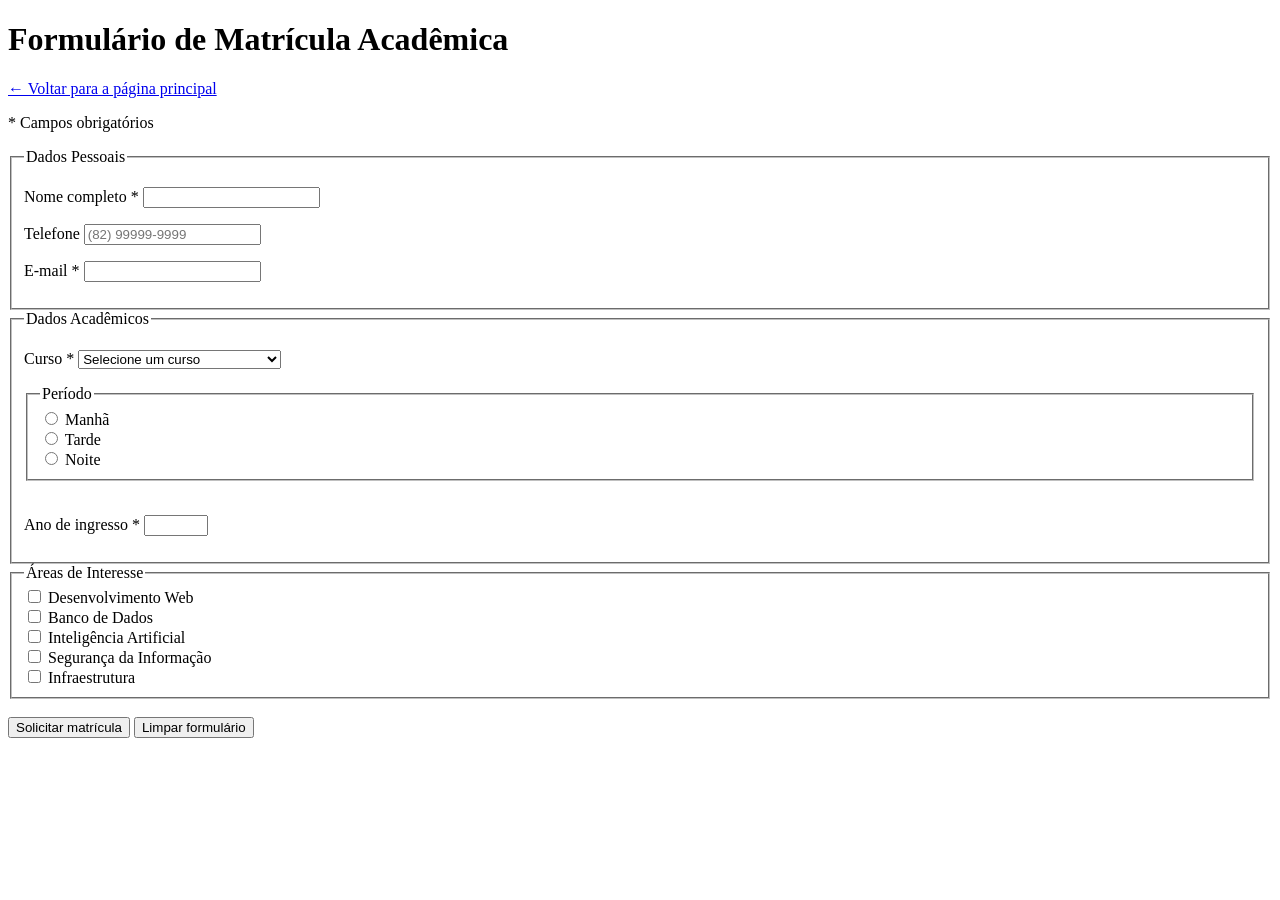
<file: cap05/at03.html>
<!DOCTYPE html>
<html lang="pt-BR">

<head>
  <meta charset="UTF-8" />
  <meta name="viewport" content="width=device-width, initial-scale=1.0" />

  <title>
    PWEB1 — Cap. 05 — AT03 — Matrícula Acadêmica
  </title>
</head>

<body>

  <header>

    <h1>Formulário de Matrícula Acadêmica</h1>

    <p>
      <a href="../index.html">
        ← Voltar para a página principal
      </a>
    </p>

  </header>

  <main>

    <p>
      * Campos obrigatórios
    </p>

    <form
      action="https://httpbin.org/post"
      method="post">

      <!-- ====================== -->
      <!-- DADOS PESSOAIS -->
      <!-- ====================== -->

      <fieldset>

        <legend>Dados Pessoais</legend>

        <p>
          <label for="nome">
            Nome completo *
          </label>

          <input
            type="text"
            id="nome"
            name="nome"
            required
            minlength="5"
            maxlength="100">
        </p>

        <p>
          <label for="telefone">
            Telefone
          </label>

          <input
            type="tel"
            id="telefone"
            name="telefone"
            pattern="\(\d{2}\)\s\d{4,5}-\d{4}"
            placeholder="(82) 99999-9999">
        </p>

        <p>
          <label for="email">
            E-mail *
          </label>

          <input
            type="email"
            id="email"
            name="email"
            required>
        </p>

      </fieldset>

      <!-- ====================== -->
      <!-- DADOS ACADÊMICOS -->
      <!-- ====================== -->

      <fieldset>

        <legend>Dados Acadêmicos</legend>

        <p>

          <label for="curso">
            Curso *
          </label>

          <select
            id="curso"
            name="curso"
            required>

            <option value="">
              Selecione um curso
            </option>

            <optgroup label="Computação">
              <option>Sistemas de Informação</option>
              <option>Ciência da Computação</option>
              <option>Engenharia da Computação</option>
            </optgroup>

            <optgroup label="Gestão">
              <option>Administração</option>
              <option>Ciências Contábeis</option>
            </optgroup>

          </select>

        </p>

        <!-- Rádio -->
        <fieldset>

          <legend>Período</legend>

          <input
            type="radio"
            id="manha"
            name="periodo"
            value="manha">

          <label for="manha">
            Manhã
          </label>

          <br>

          <input
            type="radio"
            id="tarde"
            name="periodo"
            value="tarde">

          <label for="tarde">
            Tarde
          </label>

          <br>

          <input
            type="radio"
            id="noite"
            name="periodo"
            value="noite">

          <label for="noite">
            Noite
          </label>

        </fieldset>

        <br>

        <p>

          <label for="ano_ingresso">
            Ano de ingresso *
          </label>

          <input
            type="number"
            id="ano_ingresso"
            name="ano_ingresso"
            min="2025"
            max="2030"
            required>

        </p>

      </fieldset>

      <!-- ====================== -->
      <!-- INTERESSES -->
      <!-- ====================== -->

      <fieldset>

        <legend>Áreas de Interesse</legend>

        <input
          type="checkbox"
          id="web"
          name="interesses[]"
          value="web">

        <label for="web">
          Desenvolvimento Web
        </label>

        <br>

        <input
          type="checkbox"
          id="bd"
          name="interesses[]"
          value="bd">

        <label for="bd">
          Banco de Dados
        </label>

        <br>

        <input
          type="checkbox"
          id="ia"
          name="interesses[]"
          value="ia">

        <label for="ia">
          Inteligência Artificial
        </label>

        <br>

        <input
          type="checkbox"
          id="seguranca"
          name="interesses[]"
          value="seguranca">

        <label for="seguranca">
          Segurança da Informação
        </label>

        <br>

        <input
          type="checkbox"
          id="infra"
          name="interesses[]"
          value="infraestrutura">

        <label for="infra">
          Infraestrutura
        </label>

      </fieldset>

      <br>

      <!-- Botões -->
      <button type="submit">
        Solicitar matrícula
      </button>

      <button type="reset">
        Limpar formulário
      </button>

    </form>

  </main>

</body>

</html>
</file>
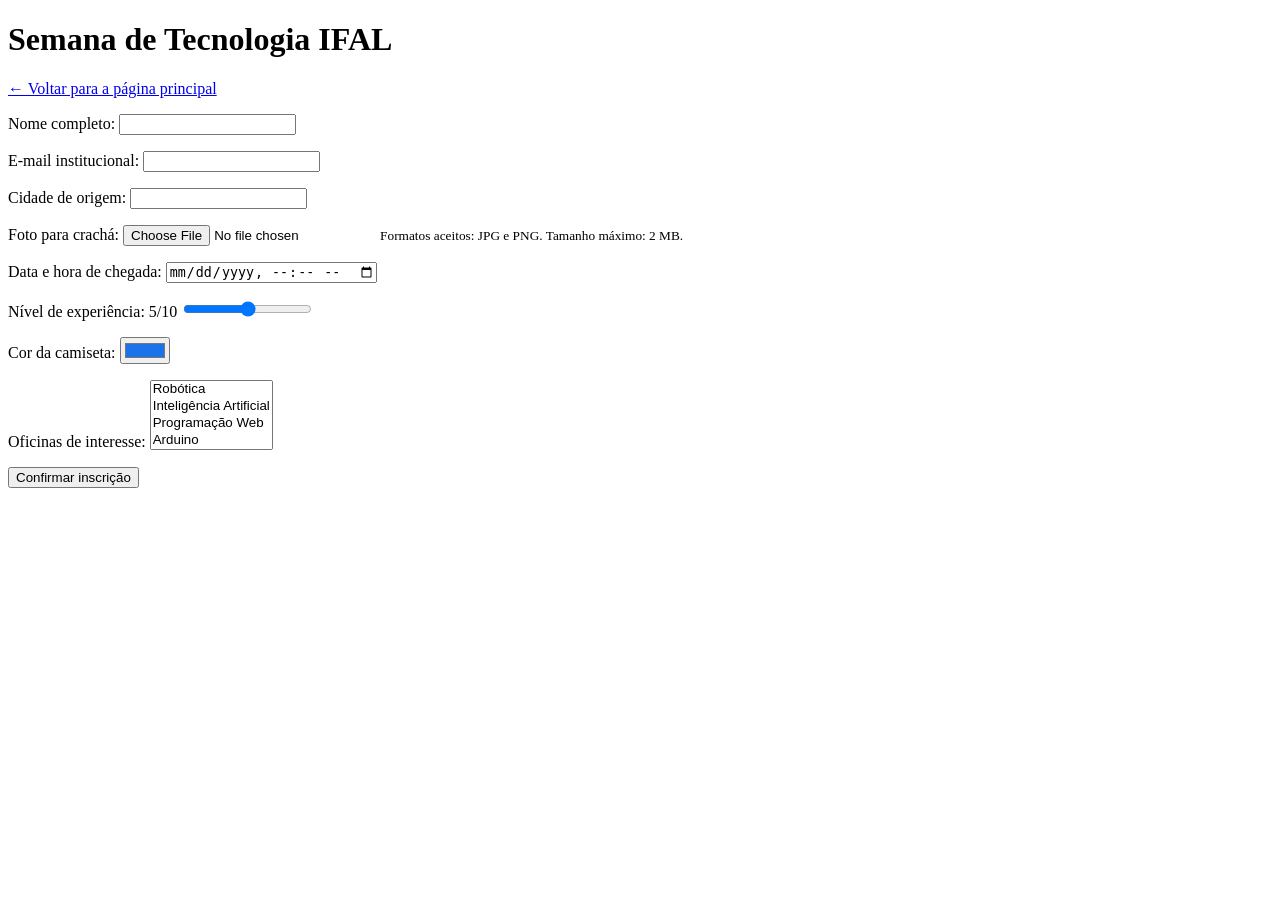
<file: cap05/at04.html>
<!DOCTYPE html>
<html lang="pt-BR">

<head>
  <meta charset="UTF-8" />
  <meta name="viewport" content="width=device-width, initial-scale=1.0" />

  <title>
    PWEB1 — Cap. 05 — AT04 — Inscrição em Evento
  </title>
</head>

<body>

  <header>

    <h1>Semana de Tecnologia IFAL</h1>

    <p>
      <a href="../index.html">
        ← Voltar para a página principal
      </a>
    </p>

  </header>

  <main>

    <form
      action="https://httpbin.org/post"
      method="post"
      enctype="multipart/form-data">

      <!-- Campo oculto -->
      <input
        type="hidden"
        name="edicao"
        value="2026">

      <!-- Nome -->
      <p>

        <label for="nome">
          Nome completo:
        </label>

        <input
          type="text"
          id="nome"
          name="nome"
          required>

      </p>

      <!-- Email -->
      <p>

        <label for="email">
          E-mail institucional:
        </label>

        <input
          type="email"
          id="email"
          name="email"
          required>

      </p>

      <!-- Cidade -->
      <p>

        <label for="cidade">
          Cidade de origem:
        </label>

        <input
          type="text"
          id="cidade"
          name="cidade"
          list="cidades">

        <datalist id="cidades">
          <option value="Maceió">
          <option value="Arapiraca">
          <option value="Rio Largo">
          <option value="Palmeira dos Índios">
          <option value="Maragogi">
          <option value="Penedo">
          <option value="União dos Palmares">
          <option value="Delmiro Gouveia">
        </datalist>

      </p>

      <!-- Upload -->
      <p>

        <label for="foto">
          Foto para crachá:
        </label>

        <input
          type="file"
          id="foto"
          name="foto"
          accept="image/jpeg,image/png"
          aria-describedby="info-foto">

        <small id="info-foto">
          Formatos aceitos: JPG e PNG. Tamanho máximo: 2 MB.
        </small>

      </p>

      <!-- Data -->
      <p>

        <label for="chegada">
          Data e hora de chegada:
        </label>

        <input
          type="datetime-local"
          id="chegada"
          name="chegada">

      </p>

      <!-- Range -->
      <p>

        <label for="experiencia">
          Nível de experiência:
          <span id="valor-experiencia">5</span>/10
        </label>

        <input
          type="range"
          id="experiencia"
          name="experiencia"
          min="0"
          max="10"
          step="1"
          value="5"
          oninput="document.getElementById('valor-experiencia').textContent = this.value">

      </p>

      <!-- Cor -->
      <p>

        <label for="cor_camiseta">
          Cor da camiseta:
        </label>

        <input
          type="color"
          id="cor_camiseta"
          name="cor_camiseta"
          value="#1a73e8">

      </p>

      <!-- Select múltiplo -->
      <p>

        <label for="oficinas">
          Oficinas de interesse:
        </label>

        <select
          id="oficinas"
          name="oficinas[]"
          multiple
          size="4"
          aria-describedby="info-oficinas">

          <option>Robótica</option>
          <option>Inteligência Artificial</option>
          <option>Programação Web</option>
          <option>Arduino</option>
          <option>Cybersegurança</option>

        </select>


      </p>

      <!-- Botão -->
      <button type="submit">
        Confirmar inscrição
      </button>

    </form>

  </main>

</body>

</html>
</file>
<file: atividade-css01-sala/style.css>
/* =========================
   CONFIGURAÇÕES GERAIS
========================= */

* {
    box-sizing: border-box;
}

body {
    background-color: #e8f0fe;
    font-family: Arial, sans-serif;
    color: #333;
    margin: 0;

    min-height: 100vh;

    /* Layout principal */
    display: grid;
    grid-template-rows: auto 1fr auto;
}


/* =========================
   CABEÇALHO
========================= */

header {
    text-align: center;
    background-color: #4285f4;
    color: white;
    padding: 20px;

    /* Flexbox */
    display: flex;
    flex-direction: column;
    align-items: center;
    justify-content: center;
}

h1 {
    font-size: 35px;
    margin: 0;
}


/* =========================
   ÁREA PRINCIPAL
========================= */

main {
    width: 100%;
    padding: 30px 20px;

    /* Grid */
    display: grid;
    place-items: start center;
}


/* =========================
   FORMULÁRIO
========================= */

.formulario {
    background-color: white;
    width: min(100%, 450px);
    padding: 25px;
    border-radius: 15px;
    box-shadow: 2px 2px 10px gray;

    /* Grid para organizar os elementos */
    display: grid;
    grid-template-columns: 1fr;
    gap: 5px;
}


/* =========================
   CAMPOS
========================= */

label {
    margin-top: 15px;
    font-weight: bold;
}

.campo-texto {
    width: 100%;
    padding: 10px;
    margin-top: 5px;

    border: 1px solid gray;
    border-radius: 8px;
    font-size: 15px;
}

textarea {
    width: 100%;
    height: 100px;
    padding: 10px;
    margin-top: 5px;

    border: 1px solid gray;
    border-radius: 8px;

    font-family: Arial, sans-serif;
    resize: vertical;
}


/* =========================
   OPÇÕES
========================= */

.opcoes {
    margin-top: 10px;

    /* Flexbox */
    display: flex;
    flex-direction: column;
    gap: 8px;
}


/* =========================
   TERMOS
========================= */

.termos {
    margin-top: 15px;

    /* Flexbox */
    display: flex;
    align-items: center;
    gap: 8px;
}


/* =========================
   BOTÃO
========================= */

.botao-principal {
    margin-top: 20px;
    width: 100%;
    padding: 12px;

    background-color: #4285f4;
    color: white;

    border: none;
    border-radius: 10px;

    cursor: pointer;
    font-size: 16px;

    /* Flexbox */
    display: flex;
    justify-content: center;
    align-items: center;

    transition: background-color 0.3s;
}

.botao-principal:hover {
    background-color: #2c5fb8;
}


/* =========================
   RODAPÉ
========================= */

.rodape {
    text-align: center;
    background-color: #333;
    color: white;
    padding: 15px;

    /* Flexbox */
    display: flex;
    justify-content: center;
    align-items: center;
}


/* =========================
   RESPONSIVIDADE
========================= */

@media (max-width: 500px) {

    header {
        padding: 15px;
    }

    h1 {
        font-size: 28px;
    }

    main {
        padding: 20px 10px;
    }

    .formulario {
        padding: 20px;
    }
}
</file>
<file: cap7/style.css>
/* =====================================================================
   Reflexão:
   rem é baseado no tamanho da fonte raiz do documento e é indicado para
   tipografia consistente. em depende da fonte do próprio elemento e é útil
   para espaçamentos proporcionais. % acompanha o tamanho do elemento pai,
   sendo adequado para layouts flexíveis e responsivos.
   ===================================================================== */


/* ---------- Base ---------- */

body {
  font-family: Arial, Helvetica, sans-serif;
  margin: 0;
  color: #333;
  background-color: #f5f5f5;
}


/* ---------- Cabeçalho ---------- */

.cabecalho {
  background-color: #1565c0;
  padding: 2rem;
}


/* Agrupamento de seletores: regras semelhantes foram unidas */
h1,
h2,
h3 {
  margin: 0;
}


h1 {
  color: #ffffff;
  font-size: 2rem;
}


.subtitulo {
  color: #bbdefb;
  font-size: 1rem;
}


/* ---------- Menu ---------- */


/* Filho direto: somente a lista dentro do menu */
.menu > ul {
  list-style: none;
  padding: 0;
  margin: 1rem 0 0;
}


.menu li {
  display: inline-block;
  margin-right: 1.5rem;
}


/* 
   Descendente (espaço) seleciona qualquer nível abaixo.
   Filho direto (>) seleciona apenas o primeiro nível.
*/
.menu a {
  color: white;
  font-size: 1rem;
  text-decoration: none;
}


/* Hover nos links do menu */
.menu a:hover {
  text-decoration: underline;
}


/* marcador antes dos links */
.menu a::before {
  content: "› ";
}


/* ---------- Seções ---------- */

.secao {
  padding: 2rem;
  max-width: 60rem;
  width: 90%;
}


h2 {
  color: #1565c0;
  font-size: 1.5rem;
}


/* parágrafo logo depois de um h2 */
h2 + p {
  margin-top: 1.5rem;
}


h3 {
  color: #0d47a1;
  font-size: 1.25rem;
}


p {
  font-size: 1rem;
  line-height: 1.5rem;
}


.destaque {
  font-weight: bold;
  color: #b71c1c;
}


/* 
   Irmão geral (~):
   seleciona todos os parágrafos depois do destaque
   dentro da mesma seção.
*/
.destaque ~ p {
  background-color: #eeeeee;
}
/* ---------- Grade de trilhas ---------- */

.grade {
  width: 100%;
}


.cartao {
  display: inline-block;
  width: 28%;
  vertical-align: top;
  border: 1px solid #cccccc;
  background-color: #ffffff;
  padding: 1em;
  margin: 0.5em;
}


/* Zebra nos cartões */
.cartao:nth-child(odd) {
  background-color: #ffffff;
}


.cartao:nth-child(even) {
  background-color: #e3f2fd;
}


/* Todos os cartões, menos o último, recebem margem inferior */
.cartao:not(:last-child) {
  margin-bottom: 1em;
}


/* Botão */

.botao {
  display: inline-block;
  background-color: #1565c0;
  color: white;
  font-size: 1rem;
  text-decoration: none;
  padding: 0.5em 1em;
  margin-top: 0.5em;
}


/* Hover do botão */
.botao:hover {
  background-color: #0d47a1;
}


/*
  Especificidade:
  .botao possui especificidade menor que
  .cartao .botao, pois o segundo possui duas classes.
  Portanto, .cartao .botao vence o conflito.
*/

.cartao .botao {
  border-radius: 0.3em;
}



/* ---------- Lista de programação ---------- */

.lista-dias {
  font-size: 1rem;
  line-height: 1.75rem;
}


/* Filho direto: somente os primeiros níveis da lista */
.lista-dias > li {
  font-weight: bold;
}


/* Primeiro e último item */
.lista-dias > li:first-child {
  color: #1565c0;
}


.lista-dias > li:last-child {
  color: #b71c1c;
}



/* ---------- Formulário ---------- */

.formulario {
  max-width: 30rem;
}


label {
  display: block;
  font-size: 1rem;
  margin-top: 1em;
}


/* Agrupamento: input e textarea possuem regras iguais */
input,
textarea {
  display: block;
  width: 90%;
  font-size: 1rem;
  padding: 0.5em;
  margin-top: 0.25em;
  border: 1px solid #999999;
}


/* Campos obrigatórios visualmente */
label::after {
  content: " *";
  color: #b71c1c;
}


/* Seletor de atributo */
input[type="email"] {
  border: 2px solid #1565c0;
}


input[type="password"] {
  border: 2px solid #b71c1c;
}


/* Foco nos campos */
input:focus,
textarea:focus {
  outline: 2px solid #1565c0;
}


/* Botão do formulário */

button {
  font-size: 1rem;
  color: white;
  background-color: #1565c0;
  padding: 0.5em 1.5em;
  margin-top: 1em;
  border: 0;
}


button:hover {
  background-color: #0d47a1;
}



/* ---------- Rodapé ---------- */

.rodape {
  background-color: #263238;
  color: #cfd8dc;
  padding: 1.5rem;
  font-size: 0.875rem;
}
</file>
